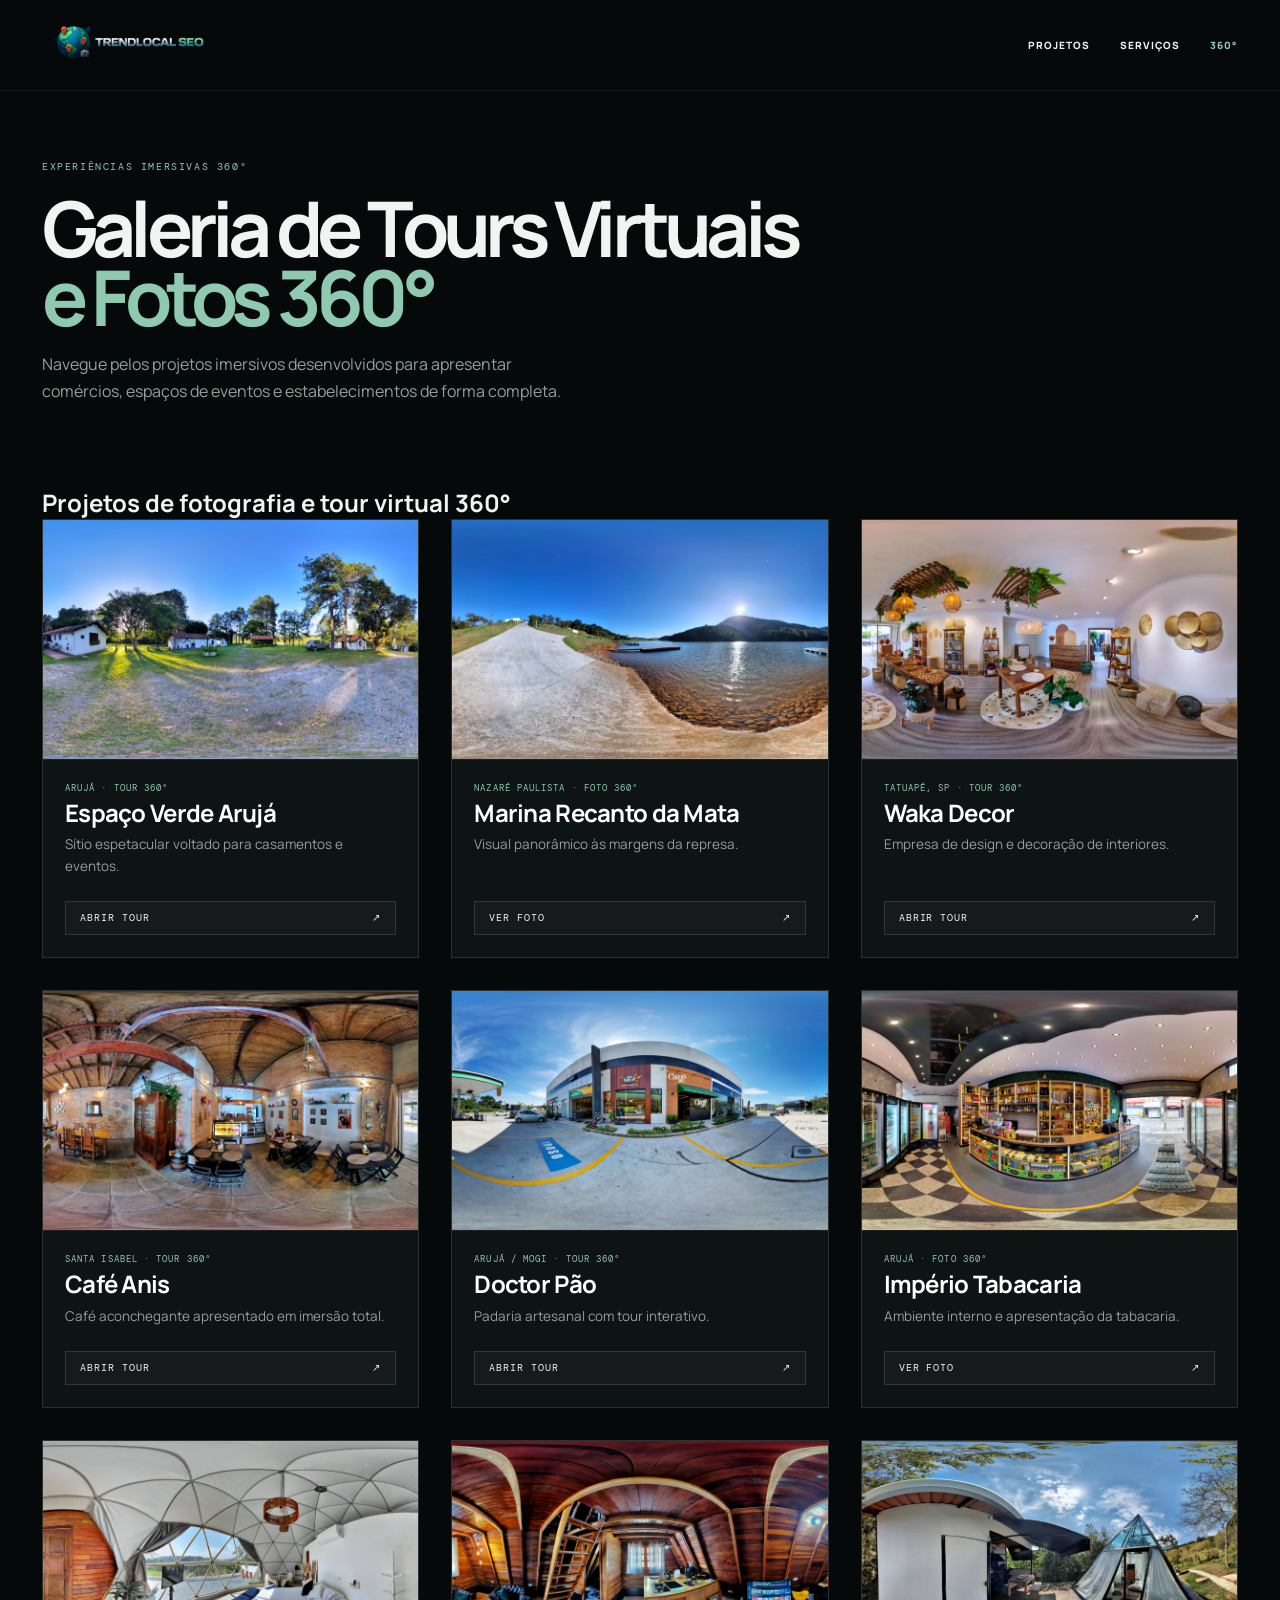
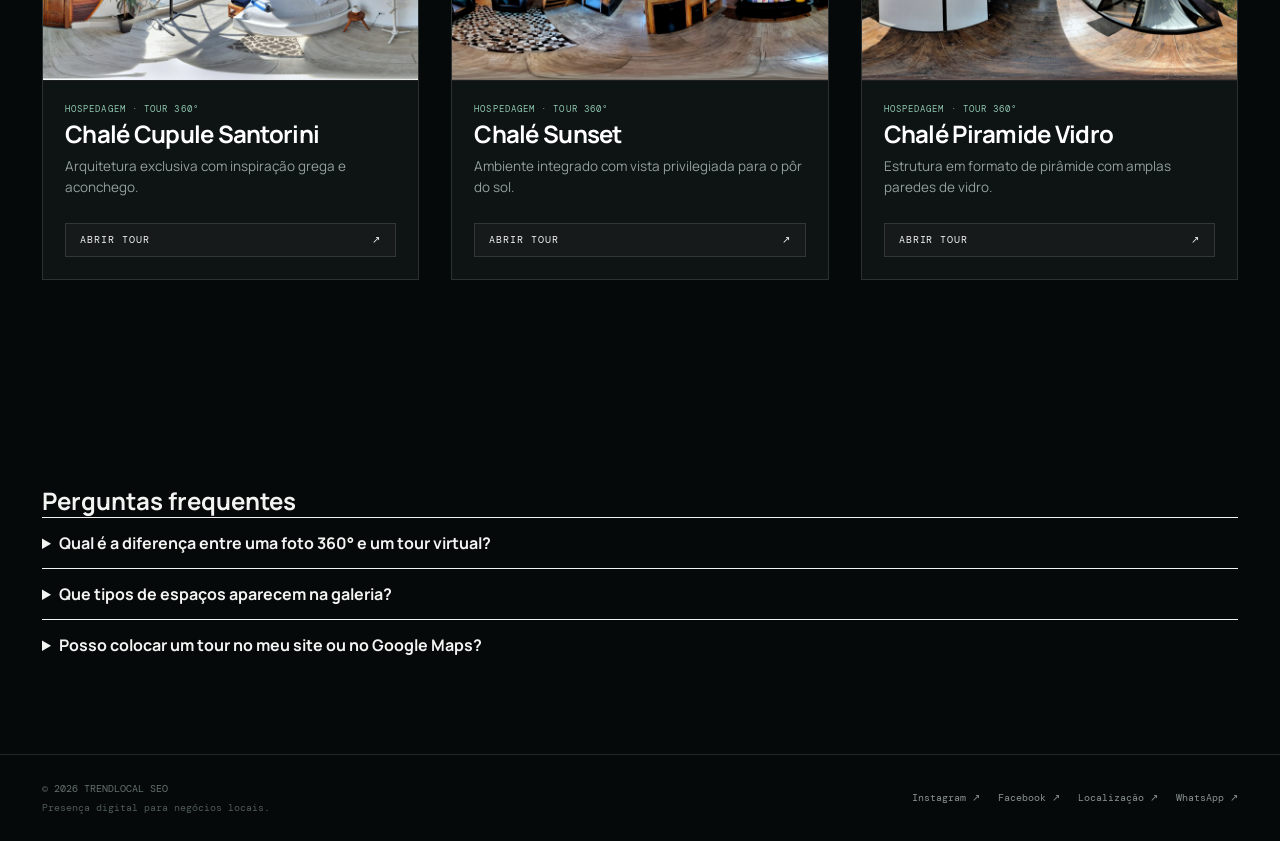
<file: 360/index.html>
<!DOCTYPE html>
<html lang="pt-BR">

<head>
    <meta charset="UTF-8">
    <meta name="viewport" content="width=device-width, initial-scale=1.0, maximum-scale=1.0, user-scalable=no">
    <meta name="description" content="Explore tours virtuais e fotos 360° de restaurantes, espaços de eventos, chalés e comércios no portfólio da TrendLocal SEO em Santa Isabel e região.">

    <title>Tours Virtuais e Fotos 360° em Santa Isabel | TrendLocal SEO</title>
    <link rel="canonical" href="https://trendlocalseo.com.br/360/">

    <meta name="robots" content="index, follow, max-image-preview:large">

    <!-- Open Graph -->
    <meta property="og:type" content="website">
    <meta property="og:locale" content="pt_BR">
    <meta property="og:site_name" content="TrendLocal SEO">
    <meta property="og:title" content="Tours Virtuais e Fotos 360° em Santa Isabel | TrendLocal SEO">
    <meta property="og:description" content="Explore tours virtuais e fotos 360° de restaurantes, espaços de eventos, chalés e comércios no portfólio da TrendLocal SEO em Santa Isabel e região.">
    <meta property="og:url" content="https://trendlocalseo.com.br/360/">
    <meta property="og:image" content="https://trendlocalseo.com.br/hero.jpg">

    <link rel="preconnect" href="https://fonts.googleapis.com">
    <link rel="preconnect" href="https://fonts.gstatic.com" crossorigin>
    <link rel="icon" type="image/png" href="../logo1.png">
    <link href="https://fonts.googleapis.com/css2?family=DM+Mono:wght@400;500&family=Manrope:wght@400;500;600;700;800&display=swap"
        rel="stylesheet">

    <script type="application/ld+json">
    {
      "@context": "https://schema.org",
      "@graph": [
        {
          "@type": "BreadcrumbList",
          "@id": "https://trendlocalseo.com.br/360/#breadcrumb",
          "itemListElement": [
            {
              "@type": "ListItem",
              "position": 1,
              "name": "Início",
              "item": "https://trendlocalseo.com.br/"
            },
            {
              "@type": "ListItem",
              "position": 2,
              "name": "Tours virtuais e fotos 360°",
              "item": "https://trendlocalseo.com.br/360/"
            }
          ]
        },
        {
          "@type": "CollectionPage",
          "@id": "https://trendlocalseo.com.br/360/#webpage",
          "url": "https://trendlocalseo.com.br/360/",
          "name": "Tours Virtuais e Fotos 360° em Santa Isabel | TrendLocal SEO",
          "description": "Explore tours virtuais e fotos 360° de restaurantes, espaços de eventos, chalés e comércios no portfólio da TrendLocal SEO em Santa Isabel e região.",
          "isPartOf": {
            "@id": "https://trendlocalseo.com.br/#website"
          },
          "inLanguage": "pt-BR",
          "breadcrumb": {
            "@id": "https://trendlocalseo.com.br/360/#breadcrumb"
          }
        }
      ]
    }
    </script>

    <style>
        :root {
            --bg: #06090a;
            --bg-card: #0e1314;
            --paper: #f3f3ef;
            --ink: #101415;

            --green: #0b5d42;
            --green-bright: #16845f;
            --green-light: #8fc9b0;

            --text: #f2f4f2;
            --muted: #93a09b;

            --line: rgba(255,255,255,.12);

            --content: 1240px;
            --side-space: 42px;
        }

        * {
            box-sizing: border-box;
            margin: 0;
            padding: 0;
        }

        html {
            scroll-behavior: smooth;
        }

        body {
            font-family: "Manrope", Arial, sans-serif;
            background: var(--bg);
            color: var(--text);
            overflow-x: hidden;
            width: 100%;
            position: relative;
        }

        a {
            text-decoration: none;
            color: inherit;
        }

        img {
            display: block;
            max-width: 100%;
        }

        .container {
            width: min(calc(100% - (var(--side-space) * 2)), var(--content));
            margin-inline: auto;
        }

        /* NAV */
        nav {
            position: fixed;
            z-index: 100;
            inset: 0 0 auto;
            padding: 10px 0;
            background: rgba(6, 9, 10, .84);
            backdrop-filter: blur(18px);
            border-bottom: 1px solid rgba(255,255,255,.06);
            width: 100%;
        }

        .nav {
            display: flex;
            align-items: center;
            justify-content: space-between;
        }

        .brand-logo {
            width: auto;
            height: 110px;
            object-fit: contain;
            margin-top: -20px;
            margin-bottom: -20px;
            position: relative;
            z-index: 101;
        }

        .links {
            display: flex;
            align-items: center;
            gap: 30px;
            font-size: 10px;
            font-weight: 800;
            letter-spacing: .1em;
            text-transform: uppercase;
        }

        .links a:hover {
            color: var(--green-light);
            transition: color .3s;
        }

        /* PAGE HEADER */
        .page-header {
            padding: 160px 0 60px;
        }

        .kicker {
            font-family: "DM Mono", monospace;
            font-size: 10px;
            letter-spacing: .16em;
            text-transform: uppercase;
            color: var(--green-light);
            margin-bottom: 20px;
        }

        .page-header h1 {
            font-size: clamp(3.2rem, 6vw, 6.5rem);
            line-height: .9;
            letter-spacing: -.075em;
        }

        .page-header h1 span {
            color: var(--green-light);
        }

        .page-header p {
            font-size: 16px;
            color: var(--muted);
            max-width: 550px;
            margin-top: 20px;
            line-height: 1.7;
        }

        /* GRID DE TOURS 360 (3 COLUNAS) */
        .tours-grid-section {
            padding: 20px 0 120px;
        }

        .tours-grid {
            display: grid;
            grid-template-columns: repeat(3, 1fr);
            gap: 32px;
        }

        .tour-card {
            background: var(--bg-card);
            border: 1px solid var(--line);
            display: flex;
            flex-direction: column;
            overflow: hidden;
            transition: border-color .3s ease;
        }

        .tour-card:hover {
            border-color: rgba(143,201,176,.4);
        }

        .tour-image-wrap {
            width: 100%;
            height: 240px;
            background: #000;
            overflow: hidden;
            position: relative;
            border-bottom: 1px solid var(--line);
        }

        .tour-image-wrap img {
            width: 100%;
            height: 100%;
            object-fit: cover;
            transition: transform 0.6s cubic-bezier(.16,1,.3,1);
        }

        .tour-card:hover .tour-image-wrap img {
            transform: scale(1.08);
        }

        .tour-info {
            padding: 22px;
            display: flex;
            flex-direction: column;
            flex-grow: 1;
            justify-content: space-between;
            gap: 16px;
        }

        .tour-badge {
            font-family: "DM Mono", monospace;
            color: var(--green-light);
            font-size: 9px;
            letter-spacing: .12em;
            text-transform: uppercase;
            margin-bottom: 6px;
        }

        .tour-card h3 {
            font-size: 1.5rem;
            line-height: 1.1;
            letter-spacing: -.03em;
            color: #fff;
            margin-bottom: 8px;
        }

        .tour-desc {
            font-size: 13.5px;
            color: var(--muted);
            line-height: 1.6;
        }

        .tour-action-btn {
            display: inline-flex;
            align-items: center;
            justify-content: space-between;
            background: rgba(255,255,255,.03);
            border: 1px solid var(--line);
            padding: 10px 14px;
            font-family: "DM Mono", monospace;
            font-size: 9.5px;
            letter-spacing: .1em;
            text-transform: uppercase;
            color: var(--text);
            transition: .3s;
            margin-top: 8px;
        }

        .tour-card:hover .tour-action-btn {
            background: var(--green);
            border-color: var(--green);
            color: #fff;
        }

        /* ANIMAÇÃO DE ENTRADA SUAVE (REVEAL) */
        .animations-enabled .reveal {
            opacity: 0;
            transform: translateY(30px);
            filter: blur(6px);
            transition: opacity .8s ease, transform .8s cubic-bezier(.16,1,.3,1), filter .8s ease;
        }

        .reveal.show {
            opacity: 1;
            transform: none;
            filter: none;
        }

        /* FOOTER */
        footer {
            border-top: 1px solid var(--line);
            padding: 27px 0;
            font-family: "DM Mono", monospace;
            font-size: 10px;
            color: #64716c;
        }

        .foot {
            display: flex;
            justify-content: space-between;
            align-items: center;
            gap: 30px;
        }

        .foot-brand {
            display: flex;
            flex-direction: column;
            gap: 6px;
        }

        .foot-sub {
            color: #4f5b56;
        }

        .foot-links {
            display: flex;
            align-items: center;
            justify-content: flex-end;
            flex-wrap: wrap;
            gap: 18px;
        }

        .foot-links a {
            color: #89938e;
            transition: color .3s ease;
        }

        .foot-links a:hover {
            color: var(--green-light);
        }

        /* RESPONSIVO */
        @media (max-width: 1024px) {
            .tours-grid {
                grid-template-columns: repeat(2, 1fr);
            }
        }

        @media (max-width: 760px) {
            :root {
                --side-space: 20px;
            }
            .page-header {
                padding: 130px 0 40px;
            }
            .tours-grid {
                grid-template-columns: 1fr;
            }
            .links {
                gap: 15px !important;
                font-size: 9px !important;
            }
            .foot {
                flex-direction: column;
                gap: 18px;
                text-align: center;
            }
            .foot-brand {
                align-items: center;
            }
            .foot-links {
                justify-content: center;
                gap: 12px 18px;
            }
        }

        .page-faq { padding-block: clamp(36px, 7vw, 84px); overflow-wrap: anywhere; }
        .page-faq details { border-top: 1px solid currentColor; padding-block: 14px; }
        .page-faq summary { cursor: pointer; font-weight: 700; }
        .page-faq details p { max-width: 74ch; margin-block: 10px 0; }
        .page-faq a { text-decoration: underline; text-underline-offset: .2em; }
    </style>
</head>

<body>

    <nav id="nav">
        <div class="container nav">
            <a href="../" aria-label="TrendLocal">
                <img class="brand-logo" src="../logo.png" alt="TrendLocal">
            </a>
            <div class="links">
                <a href="../#projetos">Projetos</a>
                <a href="../#servicos">Serviços</a>
                <a href="./" style="color:var(--green-light)">360°</a>
            </div>
        </div>
    </nav>

    <main>
        <header class="page-header">
            <div class="container reveal">
                <div class="kicker">Experiências Imersivas 360°</div>
                <h1>Galeria de Tours Virtuais<br><span>e Fotos 360°</span></h1>
                <p>Navegue pelos projetos imersivos desenvolvidos para apresentar comércios, espaços de eventos e estabelecimentos de forma completa.</p>
            </div>
        </header>

        <section class="tours-grid-section" aria-labelledby="tour-projects">
            <div class="container">
                <h2 id="tour-projects">Projetos de fotografia e tour virtual 360°</h2>
                <div class="tours-grid">

                    <!-- 1. Espaço Verde Arujá -->
                    <a href="https://nexths.github.io/espacoverdearuja/" class="tour-card reveal" target="_blank" rel="noopener">
                        <div class="tour-image-wrap">
                            <img src="img/espaco-verde.webp" alt="Tour 360 Espaço Verde Arujá" loading="lazy">
                        </div>
                        <div class="tour-info">
                            <div>
                                <div class="tour-badge">Arujá · Tour 360°</div>
                                <h3>Espaço Verde Arujá</h3>
                                <p class="tour-desc">Sítio espetacular voltado para casamentos e eventos.</p>
                            </div>
                            <span class="tour-action-btn">Abrir Tour <span>↗</span></span>
                        </div>
                    </a>

                    <!-- 2. Marina Recanto da Mata -->
                    <a href="https://nexths.github.io/marina-recanto-da-mata-portfolio/tour-marina-destino/index.html" class="tour-card reveal" target="_blank" rel="noopener">
                        <div class="tour-image-wrap">
                            <img src="img/marina.webp" alt="Foto 360 Marina Recanto da Mata" loading="lazy">
                        </div>
                        <div class="tour-info">
                            <div>
                                <div class="tour-badge">Nazaré Paulista · Foto 360°</div>
                                <h3>Marina Recanto da Mata</h3>
                                <p class="tour-desc">Visual panorâmico às margens da represa.</p>
                            </div>
                            <span class="tour-action-btn">Ver Foto <span>↗</span></span>
                        </div>
                    </a>

                    <!-- 3. Waka Decor -->
                    <a href="https://nexths.github.io/wakanda/" class="tour-card reveal" target="_blank" rel="noopener">
                        <div class="tour-image-wrap">
                            <img src="img/waka.webp" alt="Tour 360 Waka Decor Tatuapé SP" loading="lazy">
                        </div>
                        <div class="tour-info">
                            <div>
                                <div class="tour-badge">Tatuapé, SP · Tour 360°</div>
                                <h3>Waka Decor</h3>
                                <p class="tour-desc">Empresa de design e decoração de interiores.</p>
                            </div>
                            <span class="tour-action-btn">Abrir Tour <span>↗</span></span>
                        </div>
                    </a>

                    <!-- 4. Café Anis -->
                    <a href="https://nexths.github.io/cafe-anis/tour-cafe-anis/index.html" class="tour-card reveal" target="_blank" rel="noopener">
                        <div class="tour-image-wrap">
                            <img src="img/cafe-anis.webp" alt="Tour 360 Café Anis Santa Isabel" loading="lazy">
                        </div>
                        <div class="tour-info">
                            <div>
                                <div class="tour-badge">Santa Isabel · Tour 360°</div>
                                <h3>Café Anis</h3>
                                <p class="tour-desc">Café aconchegante apresentado em imersão total.</p>
                            </div>
                            <span class="tour-action-btn">Abrir Tour <span>↗</span></span>
                        </div>
                    </a>

                    <!-- 5. Doctor Pão -->
                    <a href="https://nexths.github.io/doctor-pao/tour-doctor-pao/" class="tour-card reveal" target="_blank" rel="noopener">
                        <div class="tour-image-wrap">
                            <img src="img/doctor-pao.webp" alt="Tour 360 Doctor Pão Arujá Mogi" loading="lazy">
                        </div>
                        <div class="tour-info">
                            <div>
                                <div class="tour-badge">Arujá / Mogi · Tour 360°</div>
                                <h3>Doctor Pão</h3>
                                <p class="tour-desc">Padaria artesanal com tour interativo.</p>
                            </div>
                            <span class="tour-action-btn">Abrir Tour <span>↗</span></span>
                        </div>
                    </a>

                    <!-- 6. Império Tabacaria -->
                    <a href="https://photos.app.goo.gl/19WZFUkz2t6GS92D6" class="tour-card reveal" target="_blank" rel="noopener">
                        <div class="tour-image-wrap">
                            <img src="img/imperio-tabacaria.webp" alt="Foto 360 Império Tabacaria" loading="lazy">
                        </div>
                        <div class="tour-info">
                            <div>
                                <div class="tour-badge">Arujá · Foto 360°</div>
                                <h3>Império Tabacaria</h3>
                                <p class="tour-desc">Ambiente interno e apresentação da tabacaria.</p>
                            </div>
                            <span class="tour-action-btn">Ver Foto <span>↗</span></span>
                        </div>
                    </a>

                    <!-- 7. Chalé Cupule Santorini -->
                    <a href="https://nexths.github.io/cupulesantorini/" class="tour-card reveal" target="_blank" rel="noopener">
                        <div class="tour-image-wrap">
                            <img src="img/chalet-cupule-santorini.webp" alt="Tour 360 Chalé Cupule Santorini" loading="lazy">
                        </div>
                        <div class="tour-info">
                            <div>
                                <div class="tour-badge">Hospedagem · Tour 360°</div>
                                <h3>Chalé Cupule Santorini</h3>
                                <p class="tour-desc">Arquitetura exclusiva com inspiração grega e aconchego.</p>
                            </div>
                            <span class="tour-action-btn">Abrir Tour <span>↗</span></span>
                        </div>
                    </a>

                    <!-- 8. Chalé Sunset -->
                    <a href="https://nexths.github.io/chale-sunset/" class="tour-card reveal" target="_blank" rel="noopener">
                        <div class="tour-image-wrap">
                            <img src="img/chalet-sunset.webp" alt="Tour 360 Chalé Sunset" loading="lazy">
                        </div>
                        <div class="tour-info">
                            <div>
                                <div class="tour-badge">Hospedagem · Tour 360°</div>
                                <h3>Chalé Sunset</h3>
                                <p class="tour-desc">Ambiente integrado com vista privilegiada para o pôr do sol.</p>
                            </div>
                            <span class="tour-action-btn">Abrir Tour <span>↗</span></span>
                        </div>
                    </a>

                    <!-- 9. Chalé Piramide Vidro -->
                    <a href="https://nexths.github.io/piramidevidro/" class="tour-card reveal" target="_blank" rel="noopener">
                        <div class="tour-image-wrap">
                            <img src="img/chalet-piramide-vidro.webp" alt="Tour 360 Chalé Piramide Vidro" loading="lazy">
                        </div>
                        <div class="tour-info">
                            <div>
                                <div class="tour-badge">Hospedagem · Tour 360°</div>
                                <h3>Chalé Piramide Vidro</h3>
                                <p class="tour-desc">Estrutura em formato de pirâmide com amplas paredes de vidro.</p>
                            </div>
                            <span class="tour-action-btn">Abrir Tour <span>↗</span></span>
                        </div>
                    </a>

                </div>
            </div>
        </section>
        <section class="container page-faq" aria-labelledby="faq-heading">
            <h2 id="faq-heading">Perguntas frequentes</h2>
            <details>
                <summary>Qual é a diferença entre uma foto 360° e um tour virtual?</summary>
                <p>Uma foto 360° mostra o espaço a partir de um ponto. Um tour virtual pode ligar vários pontos, permitindo navegar entre ambientes e explorar o local.</p>
            </details>
            <details>
                <summary>Que tipos de espaços aparecem na galeria?</summary>
                <p>A galeria reúne projetos de chácaras para eventos, chalés, marina, cafés, padaria e outros comércios. Abra um projeto acima para explorar os ambientes.</p>
            </details>
            <details>
                <summary>Posso colocar um tour no meu site ou no Google Maps?</summary>
                <p>O tour pode ser disponibilizado por link e integrado ao seu <a href="/#servicos">site ou landing page</a>, conforme o projeto. A publicação no Street View segue requisitos próprios. Para vídeos 360°, consulte o <a href="https://support.google.com/maps/answer/7546470?hl=pt-BR">guia do Street View Studio</a>.</p>
            </details>
        </section>
    </main>

    <footer>
        <div class="container foot">
            <div class="foot-brand">
                <span>© 2026 TRENDLOCAL SEO</span>
                <span class="foot-sub">Presença digital para negócios locais.</span>
            </div>

            <div class="foot-links" aria-label="Canais da TrendLocal">
                <a href="https://www.instagram.com/niktrendlocalseo/" target="_blank" rel="noopener">Instagram ↗</a>
                <a href="https://www.facebook.com/profile.php?id=100089372402837" target="_blank" rel="noopener">Facebook ↗</a>
                <a href="https://www.google.com.br/maps/place/Trendlocal+SEO/@-23.326328,-46.2367015,17z/data=!3m1!4b1!4m6!3m5!1s0x94ce810035c6ff07:0x620d4791164bb704!8m2!3d-23.3263329!4d-46.2341266!16s%2Fg%2F11md37bd27?entry=ttu&g_ep=EgoyMDI2MDkyMy4wIKXMDSoASAFQAw%3D%3D" target="_blank" rel="noopener">Localização ↗</a>
                <a href="https://wa.me/5511999814081" target="_blank" rel="noopener">WhatsApp ↗</a>
            </div>
        </div>
    </footer>

    <!-- SCRIPT DE ANIMAÇÃO DE ENTRADA -->
    <script>
        if ('IntersectionObserver' in window && !window.matchMedia('(prefers-reduced-motion: reduce)').matches) {
            const observer = new IntersectionObserver(
                entries => {
                    entries.forEach(entry => {
                        if (entry.isIntersecting) {
                            entry.target.classList.add("show");
                            observer.unobserve(entry.target);
                        }
                    });
                },
                {
                    threshold: .1,
                    rootMargin: "0px 0px -30px 0px"
                }
            );

            document.querySelectorAll(".reveal").forEach(element => {
                observer.observe(element);
            });
            document.documentElement.classList.add('animations-enabled');
        }
    </script>

</body>
</html>
</file>
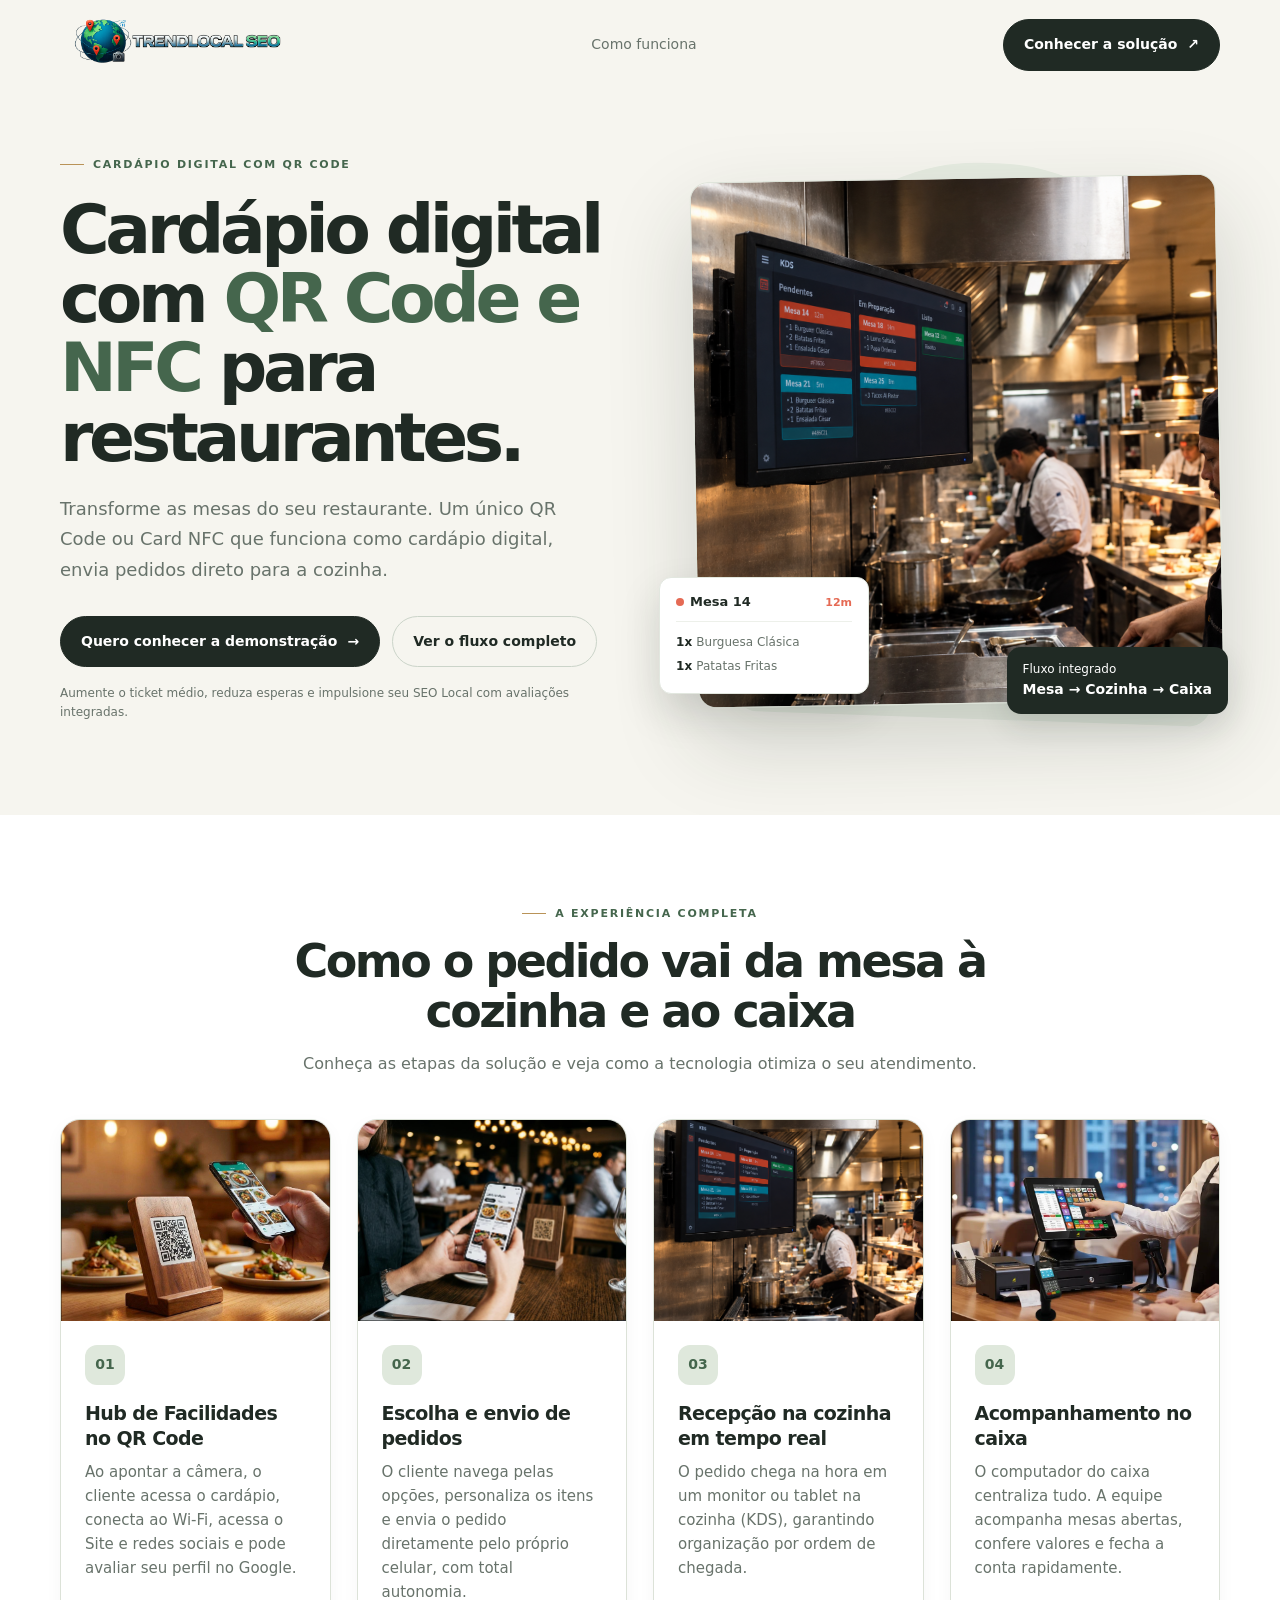
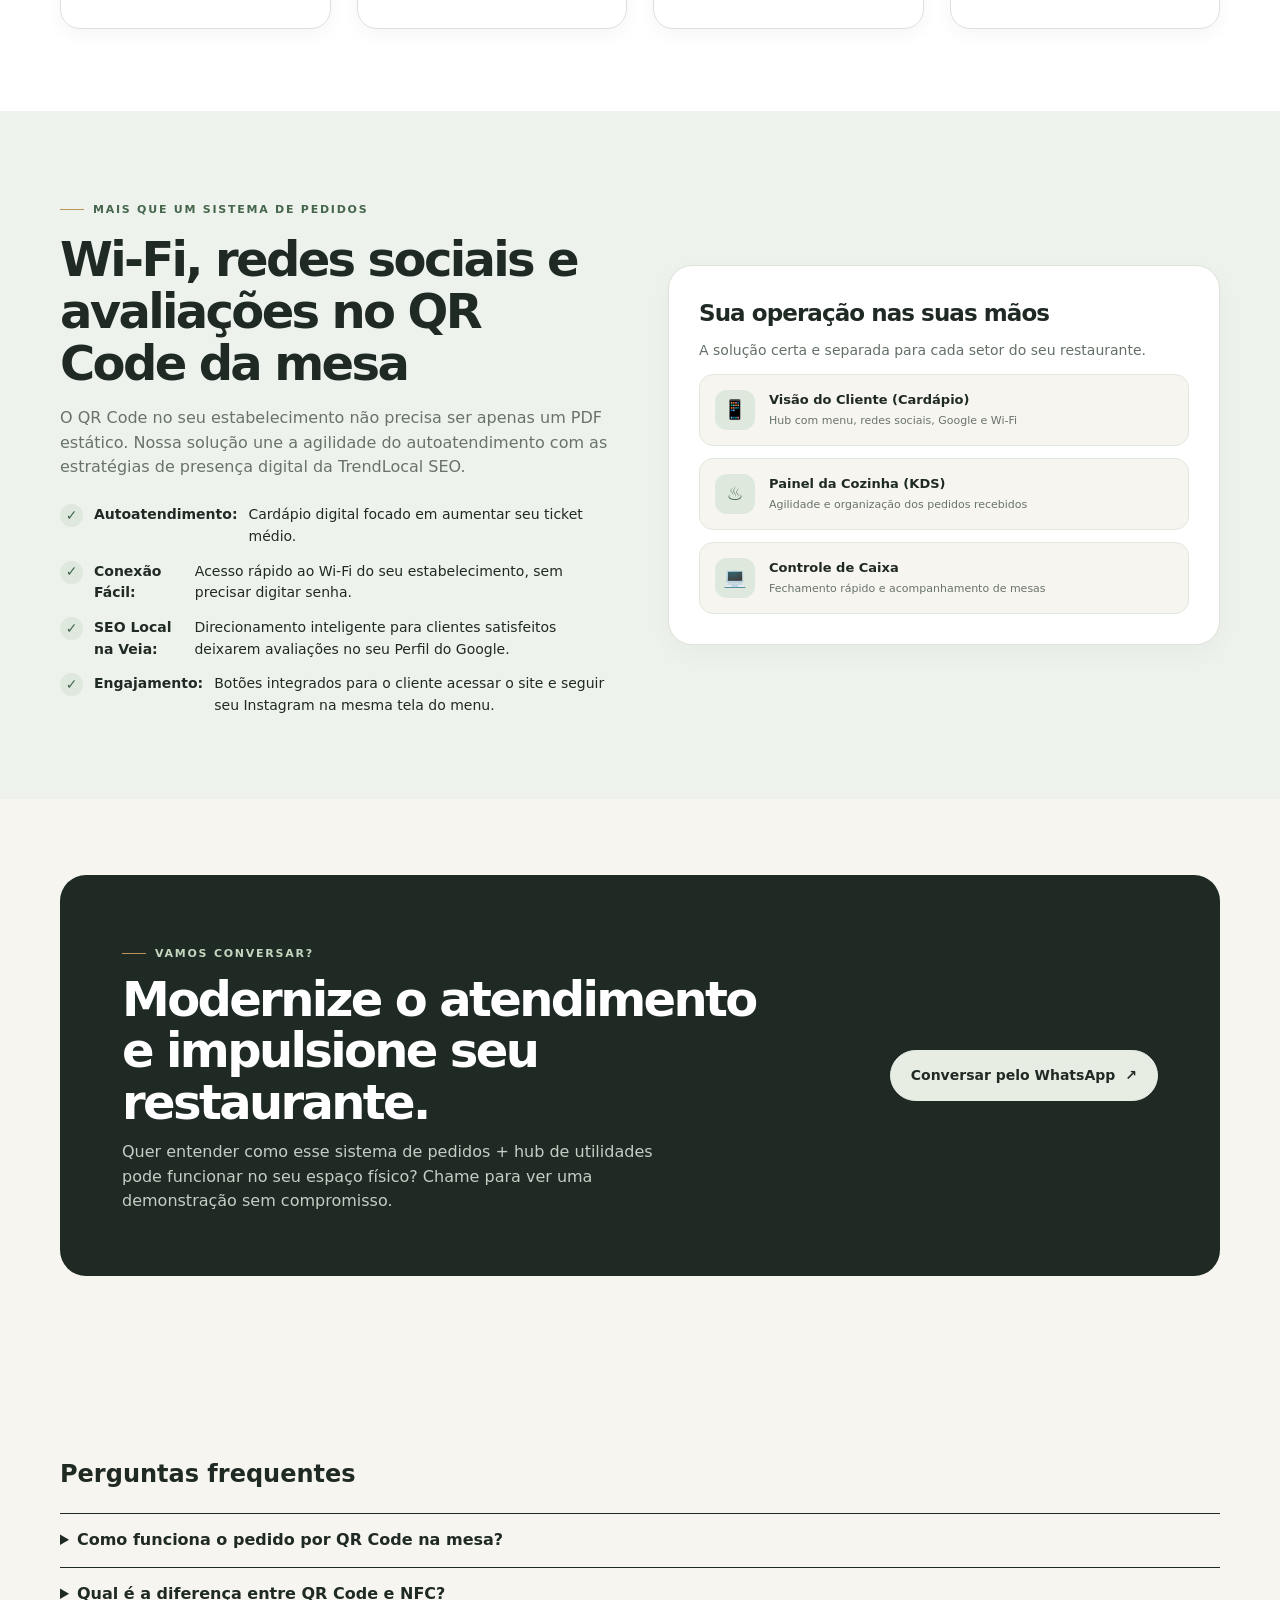
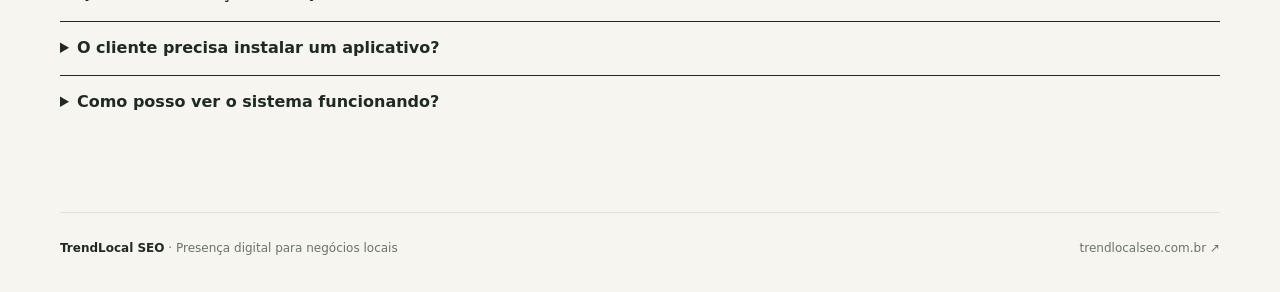
<file: pedidos/sistema-de-pedidos-cardapio-digital.html>
<!DOCTYPE html>
<html lang="pt-BR">
<head>
  <meta charset="UTF-8">
  <meta name="viewport" content="width=device-width, initial-scale=1.0">
  <meta name="theme-color" content="#f6f5ef">
  
  <!-- SEO: Meta Description Otimizada para buscas de donos de restaurante -->
  <meta name="description" content="Cardápio digital com QR Code e NFC para restaurantes. O cliente pede na mesa pelo celular, a cozinha recebe no painel KDS e o caixa acompanha.">
  
  <!-- SEO: Open Graph para redes sociais e WhatsApp -->
  <meta property="og:type" content="website">
  <meta property="og:title" content="Cardápio Digital com QR Code e NFC | TrendLocal SEO">
  <meta property="og:description" content="Cardápio digital com QR Code e NFC para restaurantes. O cliente pede na mesa pelo celular, a cozinha recebe no painel KDS e o caixa acompanha.">
  
  <!-- SEO: Título Otimizado (Palavras-chave principais no início) -->
  <title>Cardápio Digital com QR Code e NFC | TrendLocal SEO</title>
  <link rel="canonical" href="https://trendlocalseo.com.br/pedidos/sistema-de-pedidos-cardapio-digital.html">
  <meta property="og:url" content="https://trendlocalseo.com.br/pedidos/sistema-de-pedidos-cardapio-digital.html">
  <meta property="og:locale" content="pt_BR">
  <meta property="og:site_name" content="TrendLocal SEO">
  <link rel="icon" type="image/png" href="/logo1.png">
  <meta property="og:image" content="https://trendlocalseo.com.br/pedidos/assets/cardapio-digital.png">
  
  <script type="application/ld+json">
  {
    "@context": "https://schema.org",
    "@graph": [
      {
        "@type": "Service",
        "@id": "https://trendlocalseo.com.br/pedidos/sistema-de-pedidos-cardapio-digital.html#service",
        "name": "Cardápio digital e sistema de pedidos",
        "serviceType": "Sistema de pedidos para restaurantes",
        "provider": {
          "@id": "https://trendlocalseo.com.br/#business"
        },
        "url": "https://trendlocalseo.com.br/pedidos/sistema-de-pedidos-cardapio-digital.html",
        "description": "Cardápio digital com QR Code e NFC para restaurantes. O cliente pede na mesa pelo celular, a cozinha recebe no painel KDS e o caixa acompanha."
      },
      {
        "@type": "BreadcrumbList",
        "@id": "https://trendlocalseo.com.br/pedidos/sistema-de-pedidos-cardapio-digital.html#breadcrumb",
        "itemListElement": [
          {
            "@type": "ListItem",
            "position": 1,
            "name": "Início",
            "item": "https://trendlocalseo.com.br/"
          },
          {
            "@type": "ListItem",
            "position": 2,
            "name": "Cardápio digital e sistema de pedidos",
            "item": "https://trendlocalseo.com.br/pedidos/sistema-de-pedidos-cardapio-digital.html"
          }
        ]
      },
      {
        "@type": "WebPage",
        "@id": "https://trendlocalseo.com.br/pedidos/sistema-de-pedidos-cardapio-digital.html#webpage",
        "url": "https://trendlocalseo.com.br/pedidos/sistema-de-pedidos-cardapio-digital.html",
        "name": "Cardápio Digital com QR Code e NFC | TrendLocal SEO",
        "description": "Cardápio digital com QR Code e NFC para restaurantes. O cliente pede na mesa pelo celular, a cozinha recebe no painel KDS e o caixa acompanha.",
        "isPartOf": {
          "@id": "https://trendlocalseo.com.br/#website"
        },
        "inLanguage": "pt-BR",
        "breadcrumb": {
          "@id": "https://trendlocalseo.com.br/pedidos/sistema-de-pedidos-cardapio-digital.html#breadcrumb"
        },
        "mainEntity": {
          "@id": "https://trendlocalseo.com.br/pedidos/sistema-de-pedidos-cardapio-digital.html#service"
        }
      }
    ]
  }
  </script>

    <style>
    :root{--ink:#202a24;--muted:#68736b;--sage:#dfe8dc;--sage-dark:#45664d;--cream:#f6f5ef;--white:#fff;--line:#dce2d8;--gold:#b99358;--alt-bg:#eef2ec}
    *{box-sizing:border-box}
    html{scroll-behavior:smooth}
    body{margin:0;background:var(--cream);color:var(--ink);font-family:Inter,ui-sans-serif,system-ui,-apple-system,BlinkMacSystemFont,"Segoe UI",sans-serif;line-height:1.55}
    a{color:inherit;text-decoration:none}
    .wrap{width:min(1160px,calc(100% - 40px));margin-inline:auto}
    .nav{height:90px;display:flex;align-items:center;justify-content:space-between;gap:24px}
    
    .brand-logo { display: flex; align-items: center; text-decoration: none; }
    .brand-logo img { height: 150px; width: auto; display: block; }

    .nav-link{font-size:14px;color:var(--muted)}
    .button{display:inline-flex;align-items:center;justify-content:center;gap:10px;padding:14px 20px;border-radius:999px;background:var(--ink);color:#fff;font-weight:700;font-size:14px;border:1px solid var(--ink);transition:transform .2s,background .2s}
    .button:hover{transform:translateY(-2px);background:var(--sage-dark);border-color:var(--sage-dark)}
    .button.light{background:transparent;color:var(--ink);border-color:#cbd4c9}
    
    .hero{padding:58px 0 82px;overflow:hidden}
    .hero-grid{display:grid;grid-template-columns:1.02fr .98fr;gap:56px;align-items:center}
    .eyebrow{display:inline-flex;align-items:center;gap:9px;font-size:11px;letter-spacing:.16em;text-transform:uppercase;color:var(--sage-dark);font-weight:800}
    .eyebrow:before{content:"";width:24px;height:1px;background:var(--gold)}
    h1{font-size:clamp(42px,5.3vw,68px);line-height:1.02;letter-spacing:-.065em;margin:22px 0}
    h1 em{font-style:normal;color:var(--sage-dark)}
    .lead{font-size:18px;color:var(--muted);max-width:520px;line-height:1.7}
    .actions{display:flex;flex-wrap:wrap;gap:12px;margin-top:30px}
    .note{font-size:12px;color:var(--muted);margin-top:17px}
    
    /* IMAGEM E TICKET FLUTUANTE DA HERO */
    .hero-image-wrap { position: relative; padding: 15px 0 15px 15px; z-index: 1; }
    .hero-image-wrap:before { content: ""; position: absolute; inset: 0 0 0 12%; background: #e7ece2; border-radius: 48% 48% 22px 22px; transform: rotate(2deg); z-index: -1; }
    .hero-image-wrap img { width: 100%; height: auto; border-radius: 18px; box-shadow: 0 35px 85px rgba(32, 42, 36, 0.18); transform: rotate(-1deg); border: 1px solid #dce2d8; display: block; }
    
    .floating-ticket { position: absolute; bottom: 25px; left: -20px; background: #fff; border: 1px solid #e2e7df; border-radius: 12px; padding: 14px 16px; box-shadow: 0 18px 40px rgba(32, 42, 36, 0.15); z-index: 3; width: 210px; animation: floatUpDown 5s ease-in-out infinite; }
    @keyframes floatUpDown { 0%, 100% { transform: translateY(0); } 50% { transform: translateY(-8px); } }
    .ticket-head { display: flex; align-items: center; justify-content: space-between; border-bottom: 1px solid #edf0ea; padding-bottom: 8px; margin-bottom: 8px; }
    .ticket-head-left { display: flex; align-items: center; }
    .ticket-head strong { font-size: 13px; color: var(--ink); }
    .ticket-head small { font-size: 11px; color: #e56a54; font-weight: 800; }
    .status-dot { width: 8px; height: 8px; background: #e56a54; border-radius: 50%; margin-right: 6px; }
    .ticket-items { list-style: none; padding: 0; margin: 0; }
    .ticket-items li { font-size: 12px; color: var(--muted); padding: 3px 0; }
    .ticket-items li::before { content: "1x "; font-weight: 700; color: var(--ink); }

    .float-tag{position:absolute;right:-8px;bottom:5px;background:var(--ink);color:white;border-radius:14px;padding:13px 16px;font-size:12px;box-shadow:0 12px 30px #202a2422;z-index:2;}
    .float-tag b{display:block;font-size:14px}
    
    /* SEÇÕES COM CORES ALTERNADAS (UMA SIM, UMA NÃO) */
    .section{padding:82px 0;background:var(--cream)}
    .section.alt-colored{background:var(--alt-bg)}
    .section.white{background:#fff}

    .section-head{max-width:700px;margin:0 auto 42px;text-align:center}
    .section-head h2{font-size:clamp(30px,4vw,46px);letter-spacing:-.055em;line-height:1.08;margin:15px 0}
    .section-head p{color:var(--muted);font-size:16px;margin:0}
    
    .flow-gallery { display: grid; grid-template-columns: repeat(4, minmax(0, 1fr)); gap: 26px; margin-top: 40px; }
    .flow-card { min-width: 0; overflow: hidden; background: #fff; border: 1px solid var(--line); border-radius: 20px; box-shadow: 0 6px 18px rgba(0, 0, 0, 0.04); transition: transform .3s ease, box-shadow .3s ease; display: flex; flex-direction: column; }
    .flow-card:hover { transform: translateY(-6px); box-shadow: 0 20px 40px rgba(32, 42, 36, .12); border-color: var(--sage-dark); }
    .flow-photo { width: 100%; aspect-ratio: 16 / 12; overflow: hidden; background: #f1f5f0; }
    .flow-photo img { display: block; width: 100%; height: 100%; object-fit: cover; transition: transform .5s ease; }
    .flow-card:hover .flow-photo img { transform: scale(1.05); }
    .flow-copy { padding: 24px; display: flex; flex-direction: column; flex-grow: 1; }
    .flow-copy .step-number { display: inline-flex; align-items: center; justify-content: center; width: 40px; height: 40px; margin-bottom: 16px; border-radius: 12px; background: var(--sage); color: var(--sage-dark); font-weight: 800; font-size: 14px; }
    .flow-copy h3 { margin: 0 0 10px; font-size: 19px; line-height: 1.3; letter-spacing: -.03em; }
    .flow-copy p { margin: 0; color: var(--muted); font-size: 15px; line-height: 1.6; }

    .split{display:grid;grid-template-columns:1fr 1fr;gap:56px;align-items:center}
    .split h2{font-size:clamp(32px,4vw,48px);letter-spacing:-.055em;line-height:1.08;margin:16px 0}
    .split p{color:var(--muted)}
    .check-list{list-style:none;padding:0;margin:24px 0 0;display:grid;gap:13px}
    .check-list li{display:flex;gap:11px;align-items:flex-start;font-size:14px}
    .check-list li:before{content:"✓";display:grid;place-items:center;flex:0 0 23px;height:23px;border-radius:50%;background:var(--sage);color:var(--sage-dark);font-weight:900}
    .feature-panel{background:#fff;border:1px solid var(--line);border-radius:24px;padding:30px;position:relative;overflow:hidden;box-shadow:0 8px 24px rgba(0,0,0,0.03)}
    .feature-panel h3{font-size:23px;letter-spacing:-.04em;margin:0 0 8px}
    .feature-panel>p{font-size:14px;margin:0;color:#647066}
    .feature-row{display:flex;gap:14px;align-items:center;background:var(--cream);border:1px solid #e0e7dc;padding:15px;border-radius:14px;margin-top:12px}
    .feature-icon{height:40px;width:40px;border-radius:12px;display:grid;place-items:center;background:var(--sage);color:var(--sage-dark);font-size:19px;flex-shrink:0}
    .feature-row strong{display:block;font-size:13px}
    .feature-row small{display:block;color:var(--muted);font-size:11px;margin-top:2px}
    .honest{font-size:12px!important;margin-top:16px!important;color:#6b756c!important}
    
    .cta{padding:76px 0;background:var(--cream)}
    .cta-box{background:var(--ink);color:#fff;border-radius:26px;padding:clamp(28px,6vw,62px);display:flex;align-items:center;justify-content:space-between;gap:30px}
    .cta-box h2{font-size:clamp(30px,4.5vw,48px);letter-spacing:-.055em;line-height:1.07;margin:12px 0;max-width:640px}
    .cta-box p{color:#c4cec4;max-width:550px;margin:0}
    .cta .eyebrow{color:#c3d6bf}
    .cta .button{background:#e7ede2;color:var(--ink);border-color:#e7ede2;white-space:nowrap}
    footer{padding:26px 0 34px;border-top:1px solid var(--line);display:flex;justify-content:space-between;gap:20px;align-items:center;color:var(--muted);font-size:12px;background:var(--cream)}
    footer strong{color:var(--ink)}

    /* ANIMAÇÕES SUAVES DE ENTRADA */
    .animations-enabled .reveal { opacity: 0; transform: translateY(30px); transition: opacity .8s ease, transform .8s cubic-bezier(.16,1,.3,1); }
    .reveal.show { opacity: 1; transform: none; }
    .animations-enabled .zoom-reveal { opacity: 0; transform: scale(.96); transition: 1s cubic-bezier(.16,1,.3,1); }
    .zoom-reveal.show { opacity: 1; transform: scale(1); }

    @media(max-width:1024px){ .flow-gallery{grid-template-columns:repeat(2, minmax(0, 1fr));} }
    @media(max-width:820px){.hero{padding:35px 0 58px}.hero-grid,.split{grid-template-columns:1fr;gap:36px}.hero-image-wrap{max-width:560px;margin-inline:auto;width:100%}.hero-grid{gap:38px}.cta-box{align-items:flex-start;flex-direction:column}.cta-box .button{white-space:normal}.nav-link{display:none}}
    @media(max-width:520px){ .flow-gallery{grid-template-columns:1fr;} }
    @media(max-width:480px){.wrap{width:min(100% - 28px,1160px)}.nav{height:72px}.brand-logo img{height:38px}.hero{padding-top:28px}.lead{font-size:16px}h1{font-size:43px}.actions{flex-direction:column}.actions .button{width:100%}.hero-image-wrap{padding-left:8px}.floating-ticket{left:10px;width:180px}.float-tag{right:-3px}.section{padding:62px 0}footer{align-items:flex-start;flex-direction:column}}

        .page-faq { padding-block: clamp(36px, 7vw, 84px); overflow-wrap: anywhere; }
        .page-faq details { border-top: 1px solid currentColor; padding-block: 14px; }
        .page-faq summary { cursor: pointer; font-weight: 700; }
        .page-faq details p { max-width: 74ch; margin-block: 10px 0; }
        .page-faq a { text-decoration: underline; text-underline-offset: .2em; }
  </style>
</head>
<body>
  <header>
    <nav class="wrap nav" aria-label="Navegação principal">
    <a class="brand-logo" href="https://trendlocalseo.com.br/" aria-label="Trend Local SEO, página inicial">
      <img src="assets/logo.png" alt="TrendLocal SEO Logo">
    </a>
    <a class="nav-link" href="#como-funciona">Como funciona</a>
    <a class="button" href="#conversar">Conhecer a solução <span aria-hidden="true">↗</span></a>
    </nav>
  </header>

  <main>
    <section class="hero">
      <div class="wrap hero-grid">
        <div>
          <div class="eyebrow reveal">Cardápio Digital com QR Code</div>
          <h1 class="reveal">Cardápio digital com <em>QR Code e NFC</em> para restaurantes.</h1>
          <p class="lead reveal">Transforme as mesas do seu restaurante. Um único QR Code ou Card NFC que funciona como cardápio digital, envia pedidos direto para a cozinha.</p>
          <div class="actions reveal">
            <a class="button" href="#conversar">Quero conhecer a demonstração <span aria-hidden="true">→</span></a>
            <a class="button light" href="#como-funciona">Ver o fluxo completo</a>
          </div>
          <p class="note reveal">Aumente o ticket médio, reduza esperas e impulsione seu SEO Local com avaliações integradas.</p>
        </div>
        
        <div class="hero-image-wrap zoom-reveal" aria-label="Tela de KDS recebendo pedidos direto do cardápio digital">
          <img src="assets/cozinha.png" alt="Sistema de pedidos de restaurante e lanchonete KDS operando em tempo real na cozinha">
          
          <div class="floating-ticket">
            <div class="ticket-head">
              <div class="ticket-head-left">
                <span class="status-dot"></span>
                <strong>Mesa 14</strong>
              </div>
              <small>12m</small>
            </div>
            <ul class="ticket-items">
              <li>Burguesa Clásica</li>
              <li>Patatas Fritas</li>
            </ul>
          </div>

          <div class="float-tag">
            <span>Fluxo integrado</span>
            <b>Mesa → Cozinha → Caixa</b>
          </div>
        </div>
        
      </div>
    </section>

    <!-- SEÇÃO 1: BRANCA -->
    <section class="section white" id="como-funciona">
      <div class="wrap">
        <div class="section-head reveal">
          <div class="eyebrow">A experiência completa</div>
          <h2>Como o pedido vai da mesa à cozinha e ao caixa</h2>
          <p>Conheça as etapas da solução e veja como a tecnologia otimiza o seu atendimento.</p>
        </div>

        <div class="flow-gallery">
          <article class="flow-card zoom-reveal">
            <div class="flow-photo">
              <img src="assets/qr-code.png" alt="Cliente usando celular para escanear QR Code do cardápio e conectar ao Wi-Fi" loading="lazy">
            </div>
            <div class="flow-copy">
              <span class="step-number">01</span>
              <h3>Hub de Facilidades no QR Code</h3>
              <p>Ao apontar a câmera, o cliente acessa o cardápio, conecta ao Wi-Fi, acessa o Site e redes sociais e pode avaliar seu perfil no Google.</p>
            </div>
          </article>

          <article class="flow-card zoom-reveal">
            <div class="flow-photo">
              <img src="assets/cardapio-digital.png" alt="Cliente escolhendo produtos pelo cardápio digital do sistema de pedidos" loading="lazy">
            </div>
            <div class="flow-copy">
              <span class="step-number">02</span>
              <h3>Escolha e envio de pedidos</h3>
              <p>O cliente navega pelas opções, personaliza os itens e envia o pedido diretamente pelo próprio celular, com total autonomia.</p>
            </div>
          </article>

          <article class="flow-card zoom-reveal">
            <div class="flow-photo">
              <img src="assets/cozinha.png" alt="Tela de sistema KDS organizando os pedidos na cozinha do restaurante" loading="lazy">
            </div>
            <div class="flow-copy">
              <span class="step-number">03</span>
              <h3>Recepção na cozinha em tempo real</h3>
              <p>O pedido chega na hora em um monitor ou tablet na cozinha (KDS), garantindo organização por ordem de chegada.</p>
            </div>
          </article>

          <article class="flow-card zoom-reveal">
            <div class="flow-photo">
              <img src="assets/caixa.png" alt="Operador de caixa fechando conta e monitorando o sistema de pedidos" loading="lazy">
            </div>
            <div class="flow-copy">
              <span class="step-number">04</span>
              <h3>Acompanhamento no caixa</h3>
              <p>O computador do caixa centraliza tudo. A equipe acompanha mesas abertas, confere valores e fecha a conta rapidamente.</p>
            </div>
          </article>
        </div>
      </div>
    </section>

    <!-- SEÇÃO 2: TOM ALTERNADO EQUILIBRADO -->
    <section class="section alt-colored">
      <div class="wrap split">
        <div class="reveal">
          <div class="eyebrow">Mais que um sistema de pedidos</div>
          <h2>Wi-Fi, redes sociais e avaliações no QR Code da mesa</h2>
          <p>O QR Code no seu estabelecimento não precisa ser apenas um PDF estático. Nossa solução une a agilidade do autoatendimento com as estratégias de presença digital da TrendLocal SEO.</p>
          <ul class="check-list">
            <li><strong>Autoatendimento:</strong> Cardápio digital focado em aumentar seu ticket médio.</li>
            <li><strong>Conexão Fácil:</strong> Acesso rápido ao Wi-Fi do seu estabelecimento, sem precisar digitar senha.</li>
            <li><strong>SEO Local na Veia:</strong> Direcionamento inteligente para clientes satisfeitos deixarem avaliações no seu Perfil do Google.</li>
            <li><strong>Engajamento:</strong> Botões integrados para o cliente acessar o site e seguir seu Instagram na mesma tela do menu.</li>
          </ul>
        </div>
        <div class="feature-panel reveal">
          <h3>Sua operação nas suas mãos</h3>
          <p>A solução certa e separada para cada setor do seu restaurante.</p>
          <div class="feature-row"><div class="feature-icon">📱</div><div><strong>Visão do Cliente (Cardápio)</strong><small>Hub com menu, redes sociais, Google e Wi-Fi</small></div></div>
          <div class="feature-row"><div class="feature-icon">♨</div><div><strong>Painel da Cozinha (KDS)</strong><small>Agilidade e organização dos pedidos recebidos</small></div></div>
          <div class="feature-row"><div class="feature-icon">💻</div><div><strong>Controle de Caixa</strong><small>Fechamento rápido e acompanhamento de mesas</small></div></div>
        </div>
      </div>
    </section>

    <section class="cta" id="conversar">
      <div class="wrap">
        <div class="cta-box reveal">
          <div>
            <div class="eyebrow">Vamos conversar?</div>
            <h2>Modernize o atendimento e impulsione seu restaurante.</h2>
            <p>Quer entender como esse sistema de pedidos + hub de utilidades pode funcionar no seu espaço físico? Chame para ver uma demonstração sem compromisso.</p>
          </div>
          <a class="button" href="https://wa.me/5511999814081?text=Ol%C3%A1%21%20Gostaria%20de%20saber%20mais%20sobre%20o%20card%C3%A1pio%20digital%20com%20sistema%20de%20pedidos." target="_blank" rel="noopener">Conversar pelo WhatsApp <span aria-hidden="true">↗</span></a>
        </div>
      </div>
    </section>
    <section class="wrap page-faq" aria-labelledby="faq-heading">
      <h2 id="faq-heading">Perguntas frequentes</h2>
      <details>
          <summary>Como funciona o pedido por QR Code na mesa?</summary>
          <p>O cliente escaneia o código, abre o cardápio no navegador, escolhe os itens e envia o pedido vinculado à mesa. A cozinha recebe o pedido no painel KDS e o caixa acompanha a operação.</p>
      </details>
      <details>
          <summary>Qual é a diferença entre QR Code e NFC?</summary>
          <p>O QR Code é lido pela câmera do celular. Com uma etiqueta NFC compatível, o cliente aproxima o aparelho para abrir o mesmo cardápio. Conheça a tecnologia no <a href="https://nfc-forum.org/learn/nfc-technology/">NFC Forum</a>.</p>
      </details>
      <details>
          <summary>O cliente precisa instalar um aplicativo?</summary>
          <p>O cliente acessa o cardápio e faz o pedido pelo navegador do celular. A equipe acompanha os pedidos nas telas de cozinha e caixa.</p>
      </details>
      <details>
          <summary>Como posso ver o sistema funcionando?</summary>
          <p>Confira o <a href="#como-funciona">fluxo da mesa à cozinha e ao caixa</a> ou <a href="#conversar">solicite uma demonstração</a>. Conheça também os <a href="/#servicos">serviços da TrendLocal SEO</a>.</p>
      </details>
    </section>
  </main>

  <footer class="wrap">
    <div><strong>TrendLocal SEO</strong> · Presença digital para negócios locais</div>
    <a href="https://trendlocalseo.com.br/">trendlocalseo.com.br ↗</a>
  </footer>

  <script>
    if ('IntersectionObserver' in window && !window.matchMedia('(prefers-reduced-motion: reduce)').matches) {
        const observer = new IntersectionObserver(
          entries => {
            entries.forEach(entry => {
              if (entry.isIntersecting) {
                entry.target.classList.add("show");
                observer.unobserve(entry.target);
              }
            });
          },
          { threshold: .12, rootMargin: "0px 0px -40px 0px" }
        );
        document.querySelectorAll(".reveal, .zoom-reveal").forEach(element => {
          observer.observe(element);
        });
        document.documentElement.classList.add('animations-enabled');
    }
  </script>
</body>
</html>
</file>
